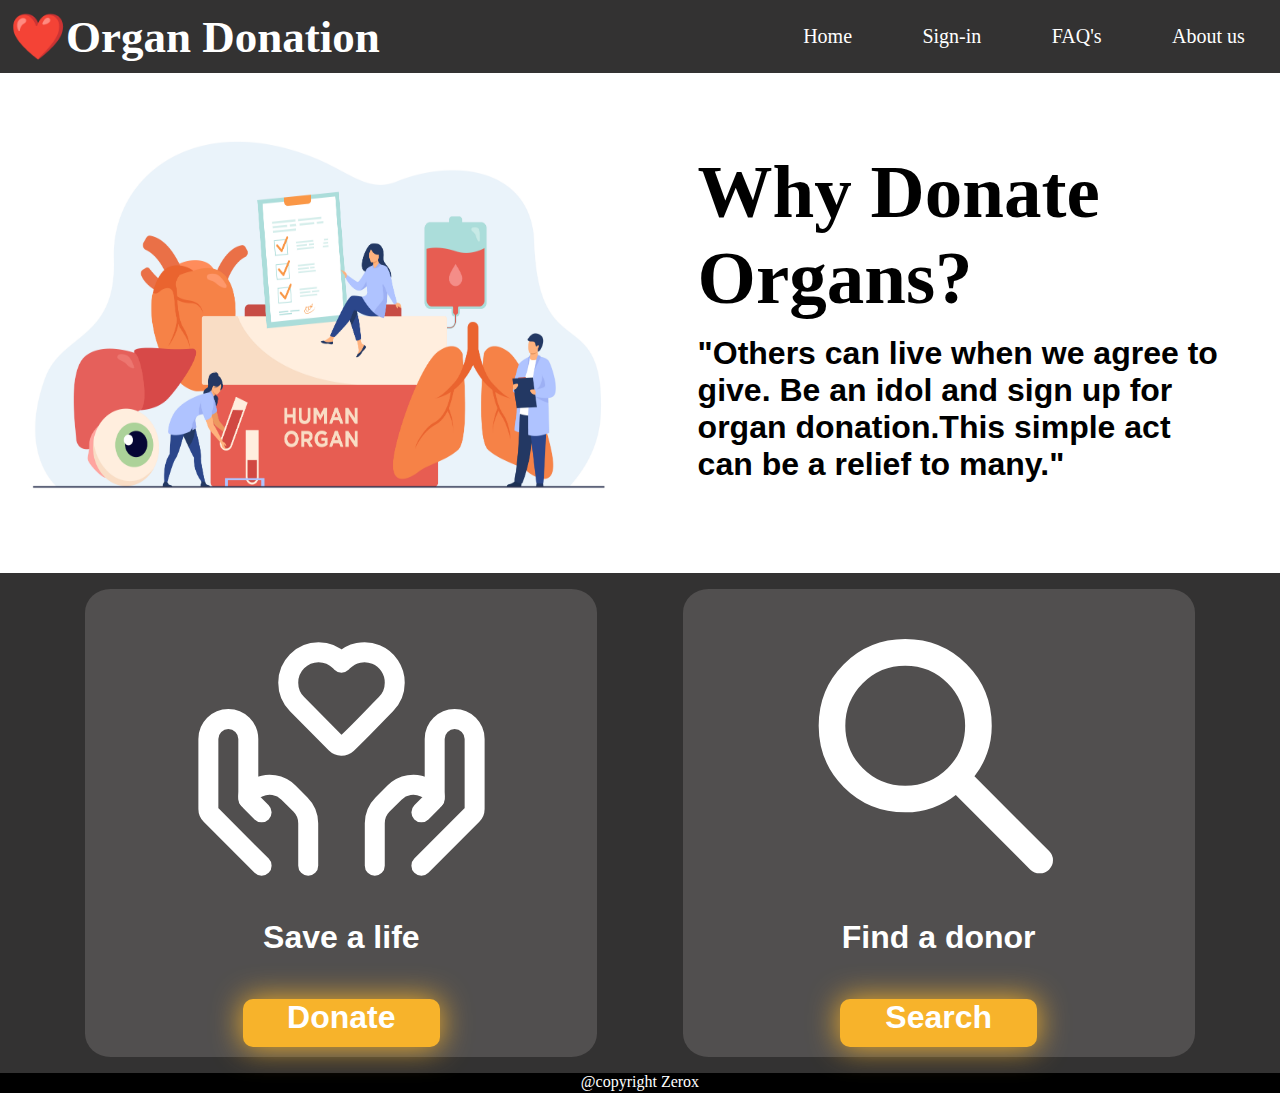
<file: index.html>
<!DOCTYPE html>
<html lang="en">

<head>
    <meta charset="UTF-8">
    <meta http-equiv="X-UA-Compatible" content="IE=edge">
    <meta name="viewport" content="width=device-width, initial-scale=1.0">
    <title>❤️Organ Donation</title>
    <link rel="stylesheet" href="css/style.css">
</head>

<body>
    <header class="nav">
        <a href="index.html">
            <h1 class="heading">❤️Organ Donation</h1>
        </a>
        <ul class="nav-list">
            <li class="item"><a href="index.html">Home</a></li>
            <li class="item" id="signIn"><a href="registration.html">Sign-in</a></li>
            <li class="item"><a href="index.html">FAQ's</a></li>
            <li class="item"><a href="index.html">About us</a></li>
        </ul>
    </header>
    <section class="hero">
        <div class="img"></div>
        <div class="quote">
            <div class="all">
                <div class="quote-head">
                    <h2>Why Donate Organs?</h2>
                </div>
                <div class="para">
                    <p>"Others can live when we agree to give. Be an idol and sign up for organ donation.This simple act
                        can be a relief to many."</p>
                </div>
            </div>
        </div>
    </section>
    <section class="options">
        <div class="donate">
            <div class="donate-img"></div>
            <div class="donate-text">
                <p>Save a life</p>
            </div>
            <a class="donate-btn" href="index.html">
                <div>Donate</div>
            </a>
        </div>
        <div class="find">
            <div class="find-img"></div>
            <div class="find-text">
                <p>Find a donor</p>
            </div>
            <a class="find-btn" href="index.html">
                <div>Search</div>
            </a>
        </div>
    </section>
    <footer>
        <p>@copyright Zerox</p>
    </footer>
</body>

</html>
</file>
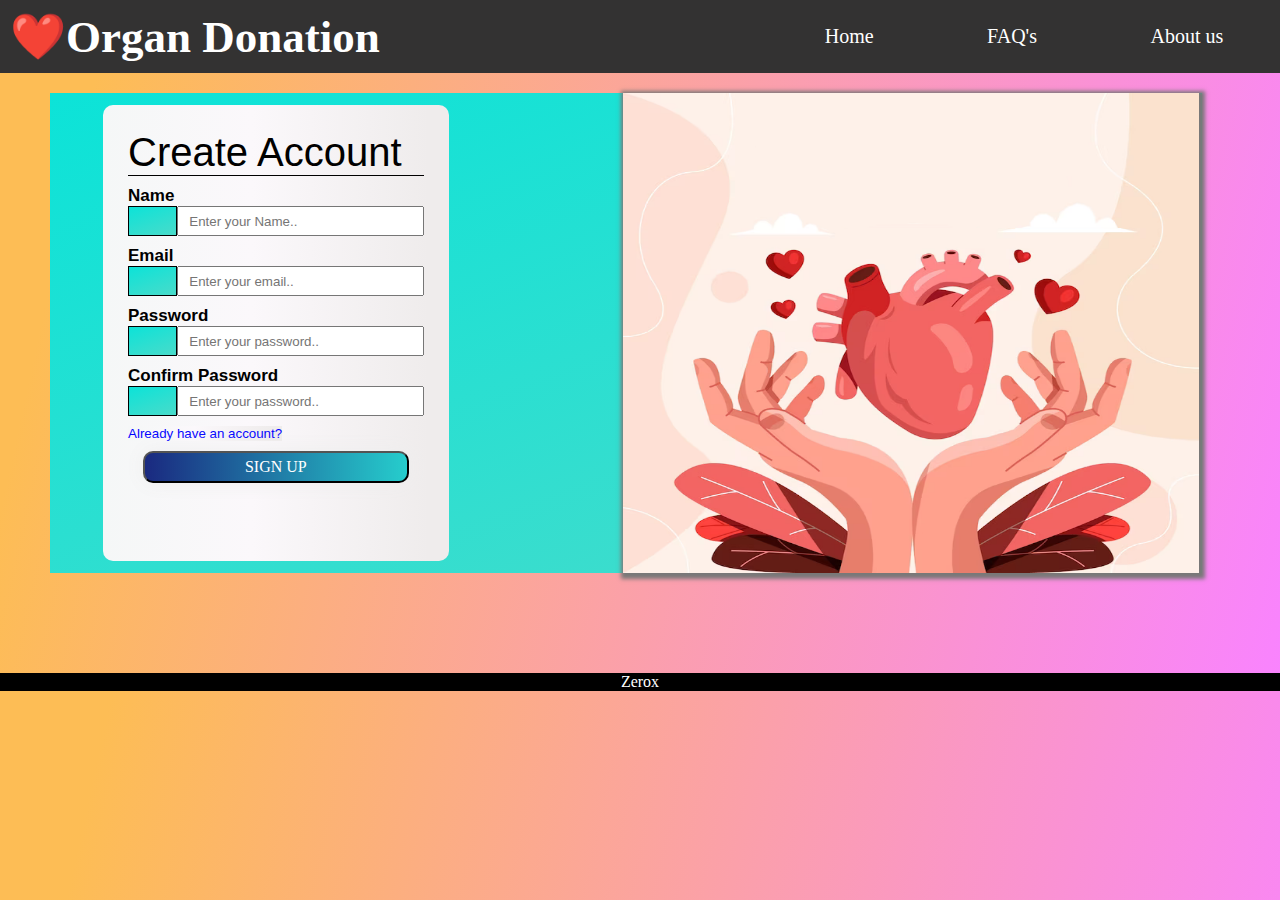
<file: registration.html>
<!DOCTYPE html>
<html lang="en">

<head>
    <meta charset="UTF-8">
    <meta http-equiv="X-UA-Compatible" content="IE=edge">
    <meta name="viewport" content="width=device-width, initial-scale=1.0">
    <title>Donation</title>
    <link rel="stylesheet" href="css/registration.css">
    <link rel="stylesheet" href="https://cdnjs.cloudflare.com/ajax/libs/font-awesome/6.3.0/css/all.min.css"
        integrity="sha512-SzlrxWUlpfuzQ+pcUCosxcglQRNAq/DZjVsC0lE40xsADsfeQoEypE+enwcOiGjk/bSuGGKHEyjSoQ1zVisanQ=="
        crossorigin="anonymous" referrerpolicy="no-referrer" />
</head>

<body>
    <header class="nav">
        <h1 class="heading">❤️Organ Donation</h1>
        <ul class="nav-list">
            <li class="item"><a href="index.html">Home</a></li>
            <li class="item"><a href="#">FAQ's</a></li>
            <li class="item"><a href="#">About us</a></li>
        </ul>
    </header>
    <div class="fm">
        <div class="fm1">
            <div class="head">Create Account</div>
            <label>Name</label>
            <div class="container">
                <i class="fa-sharp fa-solid fa-user icon"></i>
                <input type="text" placeholder="Enter your Name..">
            </div>
            <label>Email</label>
            <div class="container">
                <i class="fa-solid fa-envelope icon"></i>
                <input type="email" placeholder="Enter your email..">
            </div>
            <label>Password</label>
            <div class="container">
                <i class="fa-solid fa-lock icon"></i>
                <input type="password" placeholder="Enter your password..">
            </div>
            <label>Confirm Password</label>
            <div class="container">
                <i class="fa-solid fa-lock icon"></i>
                <input type="password" placeholder="Enter your password..">
            </div>
            <button class="signin" type="submit">Already have an account?</button>
            <button type="submit" class="btn-grad">Sign Up</button>
        </div>
        <div class="fm2">
            <i class="fa-solid fa-user fa-3x" id="user"></i>
            <label style="width:100%;border-top:1px solid black;">Email</label>
            <div class="container">
                <i class="fa-solid fa-envelope fa-2xs icon" style="padding-top:12px;"></i>
                <input type="email" placeholder="Enter your email..">
            </div>
            <label>Password</label>
            <div class="container">
                <i class="fa-solid fa-lock fa-2xs icon" style="padding-top:12px"></i>
                <input type="password" placeholder="Enter your password..">
            </div>
            <button class="button2">Create Account</button>
            <button type="submit" class="btn-grad">Login</button>
        </div>
        <div class="img">
            <div>Click here to know more about ❤️Organ Donation!</div>
        </div>
    </div>
    <script src="js/registration.js"></script>
    <footer>
        <i class="fa-regular fa-copyright"></i>
        <p>Zerox</p>
    </footer>
</body>

</html>
</file>
<file: css/style.css>
*{
    margin:0;
    padding: 0;
    box-sizing: border-box;
}
/********************************* NAVIGATION BAR STYLING *************************************/
.nav a:hover{
    color:#F7B32B;
}
li:hover{
    transform:scale(1.1);
    transition:.3s;
}

a{
    text-decoration:none;
    color:#fff;
}
li{
    list-style-type:none;
}
.heading{
    font-size:45px;
    padding:10px;
    color:#fff;
}
.nav-list{
    display: flex;
    justify-content: space-around;
    width:40%;
    flex-wrap: wrap;
}

.nav{
    display: flex;
    width:100%;
    font-family:Georgia, 'Times New Roman', Times, serif;
    background-color:#333232;
    align-items: center;
    justify-content: space-between;
}
.item{
   font-size:20px;
   padding:5px;
   flex:1,1,20;
}
/******************************************************************************************/

/******************************** HERO SECTION STYLING ***********************************/
.quote{
    /* min-height:500px; */
    color:black;
    display:flex;
    width:50%;
    justify-content:center;
    align-items: center;
}
.all{
    width:90%;
    display:flex;
    padding:4%;
    flex-direction:column;
    justify-content: space-around;
    height:80%;
}
.quote-head{
    font-size:50px;
    flex:2 2 auto;
}
.para{
    font-size:32px;
    flex:2 2 auto;
    font-family:Arial, Helvetica, sans-serif;
    font-weight:600;
}
.hero{

    width:100%;
    min-height:500px;   
    background-color:white;
    display:flex;
    flex-wrap:wrap;
}
.content{
    color:white;
    width:50%;
    height:100%;
}
.img{
    background-image: url("../images/10973.jpg");
    background-size:100% 100%;
    min-height:500px;
    width:50%;
}
/******************************************************************************************/

/************************************ OPTION SECTION STYLING*******************************/

.options{
    background-color: #333232;
    width:100%;
    min-height:500px;
    display:flex;
    flex-wrap:wrap;
    justify-content: space-evenly;
    align-items: center;
}
.donate:hover, .find:hover{
    transform:scale(1.03);
    transition:.5s;
}
.donate,.find{
    width:40%;
    min-height:400px;
    background-color: #514f4f;
    display:flex;
    padding:10px;
    align-items:center;
    flex-direction:column;
    justify-content:space-evenly;
    border-radius:5%;
}
.donate-img{
    background-image: url("../images/bx-donate-heart.svg");
    background-size:100% 100%;
    width:80%;
    height:20rem;
}
.find-img{
    background-image: url("../images/search-icon.svg");
    background-size:100% 100%;
    width:80%;
    height:20rem;
}
.donate-text, .find-text{
    color:#fff;
    font-size:32px;
    font-weight:900;
    font-family:Arial, Helvetica, sans-serif;
    text-align:center;
    width:80%;
    height:5rem;
}
.donate-btn, .find-btn{
    width:40%;
    height:3rem;
    background-color:#F7B32B;
    border-radius: 10px;
    text-align: center;
    font-size:32px;
    font-weight: 900;
    font-family:Arial, Helvetica, sans-serif;
    box-shadow: 0 0 30px #F7B32B;

}

.donate-btn:hover, .find-btn:hover{
    transition:1.1s;
    box-shadow: 0 0 20px #F7B32B;
}
footer{
    height:20px;
    /* font-size:20px; */
    color:#fff;
    background-color: black;
    text-align: center;
}
@media(max-width:768px){
    .img{
        width:100%;
        display:block;
    }
    .quote{
        width:100%;
        display: block;
    }
    
    .donate{
        width:80%;
        margin:2rem;
    }
    .find{
        width:80%;
        margin:2rem;
    }
}
</file>
<file: css/registration.css>
* {
    margin: 0;
    padding: 0;
    box-sizing: border-box;
}

/********************************* NAVIGATION BAR STYLING *************************************/
.nav a:hover {
    color: #F7B32B;
}

li:hover {
    transform: scale(1.1);
    transition: .3s;
}

a {
    text-decoration: none;
    color: #fff;
}

li {
    list-style-type: none;
}

.heading {
    font-size: 45px;
    padding: 10px;
    color: #fff;
}

.nav-list {
    display: flex;
    justify-content: space-around;
    width: 40%;
    flex-wrap: wrap;
}

.nav {
    display: flex;
    width: 100%;
    font-family: Georgia, 'Times New Roman', Times, serif;
    background-color: #333232;
    align-items: center;
    justify-content: space-between;
}

.item {
    font-size: 20px;
    padding: 5px;
    flex: 1, 1, 20;
}

body {
    background-image: linear-gradient(102.4deg, rgba(253, 189, 85, 1) 7.8%, rgba(249, 131, 255, 1) 100.3%);
}

.fm {
    display: flex;
    justify-content: space-around;
    flex-wrap: wrap;
    height: 30rem;
    width: 90%;
    align-items: center;
    margin: 20px 20px 100px 50px;
    background-color: #50b6f0;
    background-image: linear-gradient(160deg, #0ce3d8 0%, #49dbca 100%);
}

/*********************************Sign UP STYLING *************************************/
.fm1 {
    display: flex;
    flex-direction: column;
    height: 95%;
    width: 30%;
    margin-right: 30px;
    margin-left: 50px;
    align-items: baseline;
    padding: 25px;
    border-radius: 10px;
    background: rgb(246, 247, 247);
    background: linear-gradient(90deg, rgb(245, 247, 247) 0%, rgb(251, 248, 251) 43%, rgb(239, 236, 236) 94%);
    transition: 0.3s;
}

.fm1:hover {
    transform: scale(1.02);
    box-shadow: 3px 3px rgb(129, 129, 124);
}

.icon {
    border: 1px solid black;
    padding: 5px;
    width: 55px;
    text-align: center;
    height: 30px;
    background-color: #008fe2;
    background-image: linear-gradient(160deg, #0ce3d8 0%, #49dbca 100%);

}

/********************************* LOGIN STYLING *************************************/
.fm2 .fa-user {
    width: 60%;
    height: 50%;
    padding: 15%;
    margin-bottom: 5%;
    border: 1px solid black;
    align-self: center;
    text-align: center;
    background-color: rgb(227, 227, 227);
    ;
    border-radius: 400px;
}

.fm2 {
    display: none;
    flex-direction: column;
    justify-content: center;
    height: 80%;
    width: 30%;
    margin: 30px;
    margin-left: 50px;
    align-items: baseline;
    padding: 25px;
    margin-top: 50px;
    border-radius: 10px;
    background: rgb(246, 247, 247);
    background: linear-gradient(90deg, rgb(245, 247, 247) 0%, rgb(251, 248, 251) 43%, rgb(239, 236, 236) 94%);
    transition: 0.3s;
    font-size: 30px;
}

.fm2:hover {
    transform: scale(1.02);
    box-shadow: 3px 3px rgb(129, 129, 124);
}

/*********************************INPUT AND LABELS*************************************/

.head {
    margin-bottom: 10px;
    font-size: 40px;
    width: 100%;
    font-family: 'Gill Sans', 'Gill Sans MT', Calibri, 'Trebuchet MS', sans-serif;
    border-bottom: 1px solid black;
}

.container {
    display: flex;
    width: 100%;
    justify-content: space-between;
}

input {
    margin-bottom: 10px;
    height: 30px;
    width: 95%;
    padding: 10px;
    transition: 0.3s;
}

input:hover {
    transform: scale(1.03);
}

.button2,
.signin {
    color: blue;
    border: none;
    background: rgb(246, 247, 247);
    background: linear-gradient(90deg, rgb(245, 247, 247) 0%, rgb(251, 248, 251) 43%, rgb(239, 236, 236) 94%);
}

.button2:hover,
.signin:hover {
    text-decoration: underline;
}

.btn-grad {
    background-image: linear-gradient(to right, #1A2980 0%, #26D0CE 51%, #1A2980 100%);
    margin: 10px;
    width: 90%;
    height: 20%;
    padding: 5px 45px;
    text-align: center;
    font-size: 16px;
    font: bolder;
    font-family: Georgia, 'Times New Roman', Times, serif;
    text-transform: uppercase;
    transition: 0.5s;
    background-size: 200% auto;
    color: white;
    box-shadow: 0 0 20px #eee;
    border-radius: 10px;
    display: block;
    justify-self: center;
    align-self: center;
}

.fm1 .btn-grad {
    height: 8%;
}

.btn-grad:hover {
    background-position: right center;
    color: #fff;
    text-decoration: none;
    transform: scale(1.02);
}

label {
    font-size: 17px;
    font-family: 'Segoe UI', Tahoma, Geneva, Verdana, sans-serif;
    font-weight: bold;
}

.fm2 input button label {
    margin-top: 300px;
    margin-bottom: 50px;
}

/*********************************IMAGE*************************************/
.img {
    background-size: 100% 100%;
    width: 50%;
    height: 100%;
    margin-left: 12%;
    position: relative;
    background-image: url('../images/organ.png');
    box-shadow: 2px 2px 4px 4px rgb(121, 120, 120);
    box-shadow: inset;
}

.img div {
    position: absolute;
    background-color: rgb(0, 0, 0);
    background-color: rgb(0, 0, 0, 0.5);
    color: #f1f1f1;
    padding-top: 50%;
    font-size: 30px;
    text-align: center;
    width: 100%;
    height: 100%;
    transition: 0.5s ease;
    opacity: 0;
}

.img div:hover {
    opacity: 1;
}

/*********************************FOOTER*************************************/
footer {
    display: flex;
    justify-content: center;
    align-items: center;
    height: 35%;
    color: #fff;
    background-color: black;
    text-align: center;
}

/*********************************MEDIA QUERIES*************************************/
@media screen and (max-width:1111px) {
    .img {
        margin-left: 12%;
        height: 40%;
        width: 40%;
        margin-top: 10px;
    }

    .img div {
        font-size: 20px;
    }

    .fm {
        height: 50rem;
        margin: 0;
        flex-direction: column-reverse;
        justify-content: center;
        align-items: space-around;
        background-color: none;
        background-image: linear-gradient(102.4deg, rgba(253, 189, 85, 1) 7.8%, rgba(249, 131, 255, 1) 100.3%);
    }

    .fm1 {
        margin-left: 12%;
        width: 50%;
        height: 50%;
        margin-top: 30px;
        margin-right: 0px;
    }

    .fm2 .fa-user {
        width: 40%;
        height: 50%;
        padding: 5%;
        margin-top: 0px;
        border-radius: 300px;
    }

    .fm2 {
        margin-left: 12%;
        width: 50%;
        height: 50%;
        margin-top: 30px;
        margin-right: 0px;
    }

    .fm {
        height: 50rem;
        margin: 0;
        flex-direction: column-reverse;
        justify-content: center;
        align-items: space-around;
        background-color: none;
        background-image: linear-gradient(102.4deg, rgba(253, 189, 85, 1) 7.8%, rgba(249, 131, 255, 1) 100.3%);
    }
}

@media screen and (max-width: 750px) {
    .img {
        margin-left: 12%;
        height: 40%;
        width: 70%;
        margin-top: 10px;
    }

    .img div {
        font-size: 20px;
    }

    .fm {
        height: 50rem;
        margin: 0;
        flex-direction: column-reverse;
        justify-content: center;
        align-items: space-around;
        background-color: none;
        background-image: linear-gradient(102.4deg, rgba(253, 189, 85, 1) 7.8%, rgba(249, 131, 255, 1) 100.3%);
    }

    .fm1 {
        margin-left: 12%;
        width: 70%;
        height: 50%;
        margin-top: 30px;
        margin-right: 0px;
    }

    .fm1 .btn-grad {
        height: 20%;
    }

    .fm2 {
        margin-left: 12%;
        width: 70%;
        height: 50%;
        margin-top: 30px;
        margin-right: 0px;
    }

    .fm2 .fa-user {
        width: auto;
        height: 50%;
        padding: 5%;
        margin-top: 0px;
        border-radius: 300px;
    }

    .fm {
        height: 50rem;
        margin: 0;
        flex-direction: column-reverse;
        justify-content: center;
        align-items: space-around;
        background-color: none;
        background-image: linear-gradient(102.4deg, rgba(253, 189, 85, 1) 7.8%, rgba(249, 131, 255, 1) 100.3%);
    }
}

@media screen and (max-width:600px) {
    .head {
        font-size: 25px;
    }

    .fm2 .fa-user {
        width: auto;
    }
}
</file>
